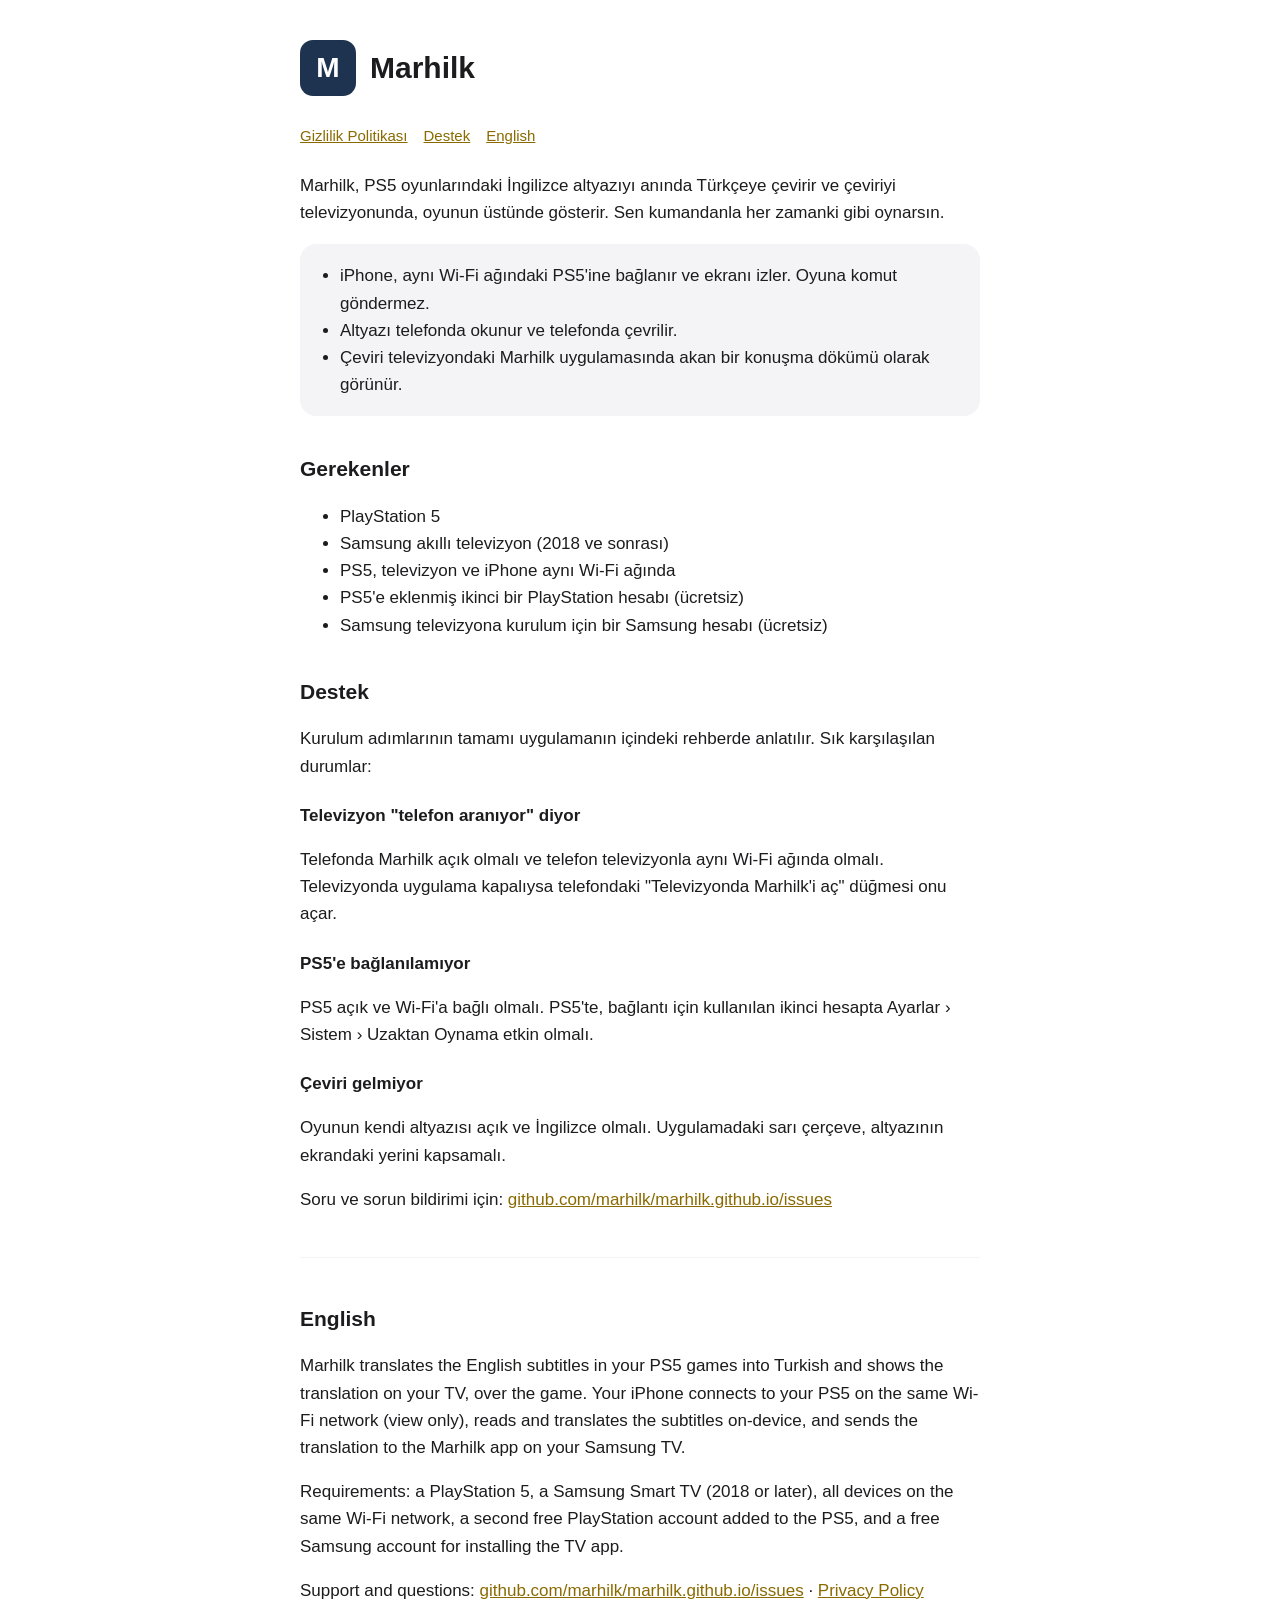
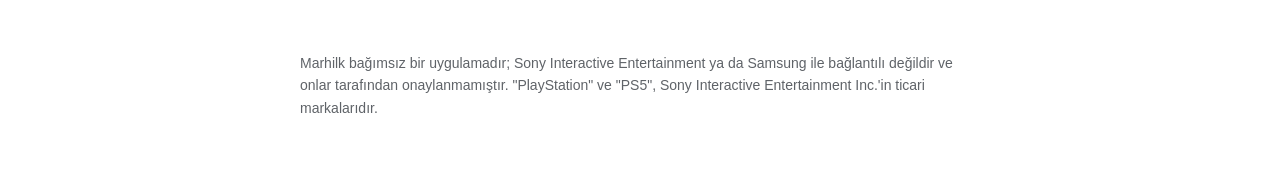
<file: index.html>
<!DOCTYPE html>
<html lang="tr">
<head>
<meta charset="utf-8">
<meta name="viewport" content="width=device-width, initial-scale=1">
<title>Marhilk — PS5 oyunlarına Türkçe altyazı</title>
<meta name="description" content="Marhilk, PS5 oyunlarındaki İngilizce altyazıyı anında Türkçeye çevirip televizyonda gösterir.">
<link rel="stylesheet" href="stil.css">
</head>
<body>
<main>
<header><div class="simge">M</div><h1>Marhilk</h1></header>
<nav><a href="gizlilik/">Gizlilik Politikası</a><a href="#destek">Destek</a><a href="#english">English</a></nav>

<p>Marhilk, PS5 oyunlarındaki İngilizce altyazıyı anında Türkçeye çevirir ve çeviriyi televizyonunda, oyunun üstünde gösterir. Sen kumandanla her zamanki gibi oynarsın.</p>

<div class="kart">
<ul>
<li>iPhone, aynı Wi-Fi ağındaki PS5'ine bağlanır ve ekranı izler. Oyuna komut göndermez.</li>
<li>Altyazı telefonda okunur ve telefonda çevrilir.</li>
<li>Çeviri televizyondaki Marhilk uygulamasında akan bir konuşma dökümü olarak görünür.</li>
</ul>
</div>

<h2>Gerekenler</h2>
<ul>
<li>PlayStation 5</li>
<li>Samsung akıllı televizyon (2018 ve sonrası)</li>
<li>PS5, televizyon ve iPhone aynı Wi-Fi ağında</li>
<li>PS5'e eklenmiş ikinci bir PlayStation hesabı (ücretsiz)</li>
<li>Samsung televizyona kurulum için bir Samsung hesabı (ücretsiz)</li>
</ul>

<h2 id="destek">Destek</h2>
<p>Kurulum adımlarının tamamı uygulamanın içindeki rehberde anlatılır. Sık karşılaşılan durumlar:</p>
<h3>Televizyon "telefon aranıyor" diyor</h3>
<p>Telefonda Marhilk açık olmalı ve telefon televizyonla aynı Wi-Fi ağında olmalı. Televizyonda uygulama kapalıysa telefondaki "Televizyonda Marhilk'i aç" düğmesi onu açar.</p>
<h3>PS5'e bağlanılamıyor</h3>
<p>PS5 açık ve Wi-Fi'a bağlı olmalı. PS5'te, bağlantı için kullanılan ikinci hesapta Ayarlar › Sistem › Uzaktan Oynama etkin olmalı.</p>
<h3>Çeviri gelmiyor</h3>
<p>Oyunun kendi altyazısı açık ve İngilizce olmalı. Uygulamadaki sarı çerçeve, altyazının ekrandaki yerini kapsamalı.</p>
<p>Soru ve sorun bildirimi için: <a href="https://github.com/marhilk/marhilk.github.io/issues">github.com/marhilk/marhilk.github.io/issues</a></p>

<hr>

<h2 id="english">English</h2>
<p>Marhilk translates the English subtitles in your PS5 games into Turkish and shows the translation on your TV, over the game. Your iPhone connects to your PS5 on the same Wi-Fi network (view only), reads and translates the subtitles on-device, and sends the translation to the Marhilk app on your Samsung TV.</p>
<p>Requirements: a PlayStation 5, a Samsung Smart TV (2018 or later), all devices on the same Wi-Fi network, a second free PlayStation account added to the PS5, and a free Samsung account for installing the TV app.</p>
<p>Support and questions: <a href="https://github.com/marhilk/marhilk.github.io/issues">github.com/marhilk/marhilk.github.io/issues</a> · <a href="gizlilik/#english">Privacy Policy</a></p>

<footer>Marhilk bağımsız bir uygulamadır; Sony Interactive Entertainment ya da Samsung ile bağlantılı değildir ve onlar tarafından onaylanmamıştır. "PlayStation" ve "PS5", Sony Interactive Entertainment Inc.'in ticari markalarıdır.</footer>
</main>
</body>
</html>
</file>
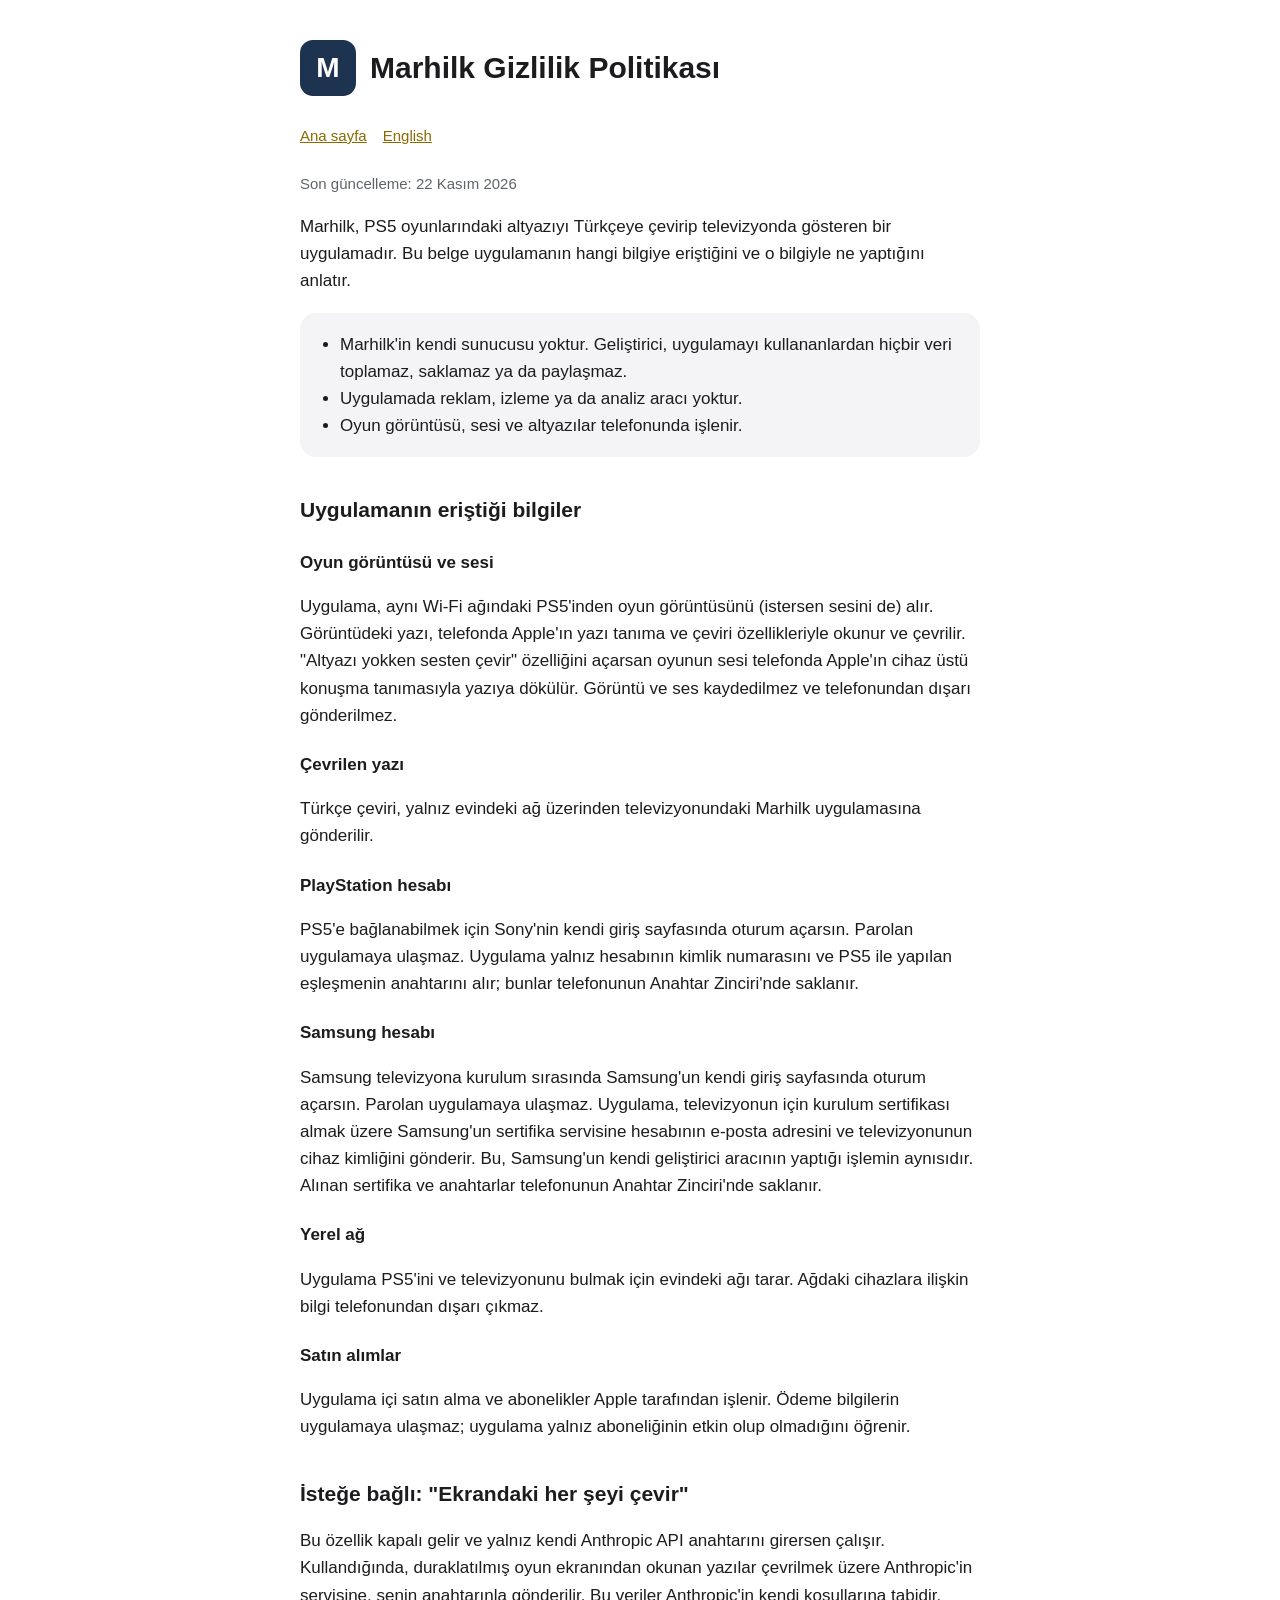
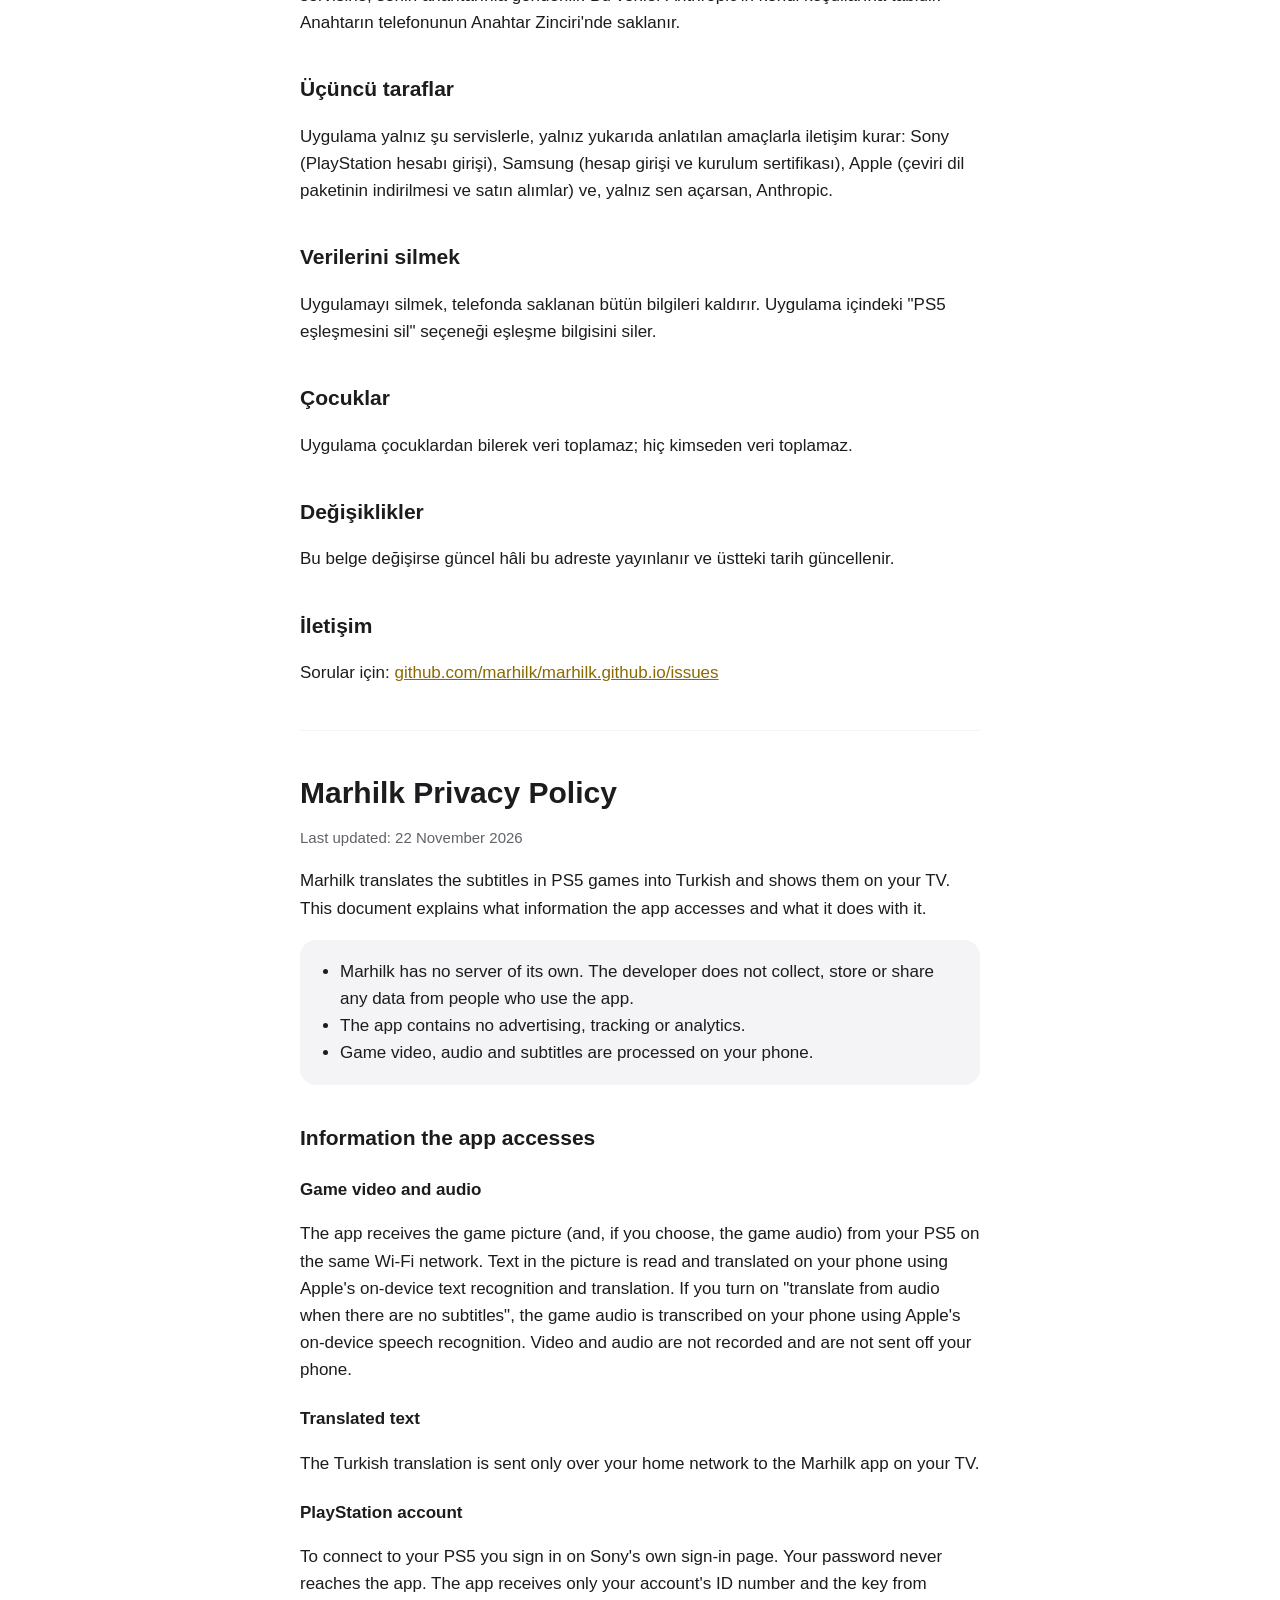
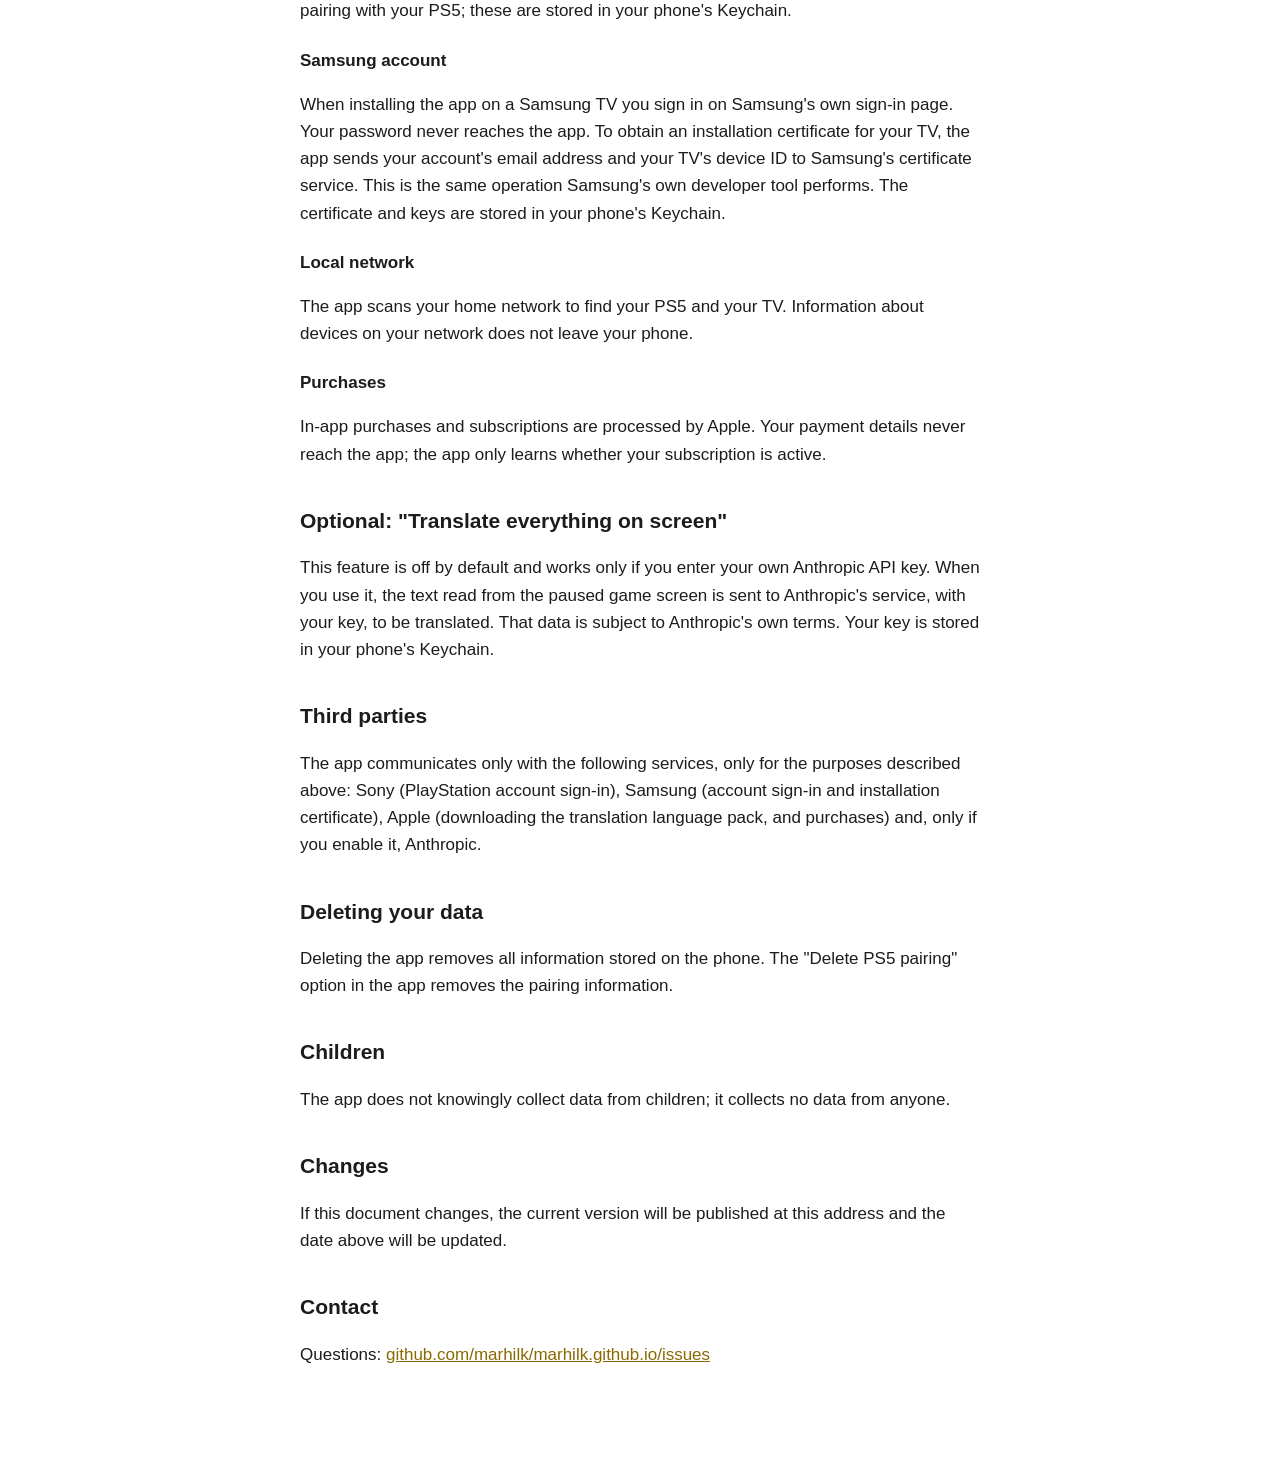
<file: gizlilik/index.html>
<!DOCTYPE html>
<html lang="tr">
<head>
<meta charset="utf-8">
<meta name="viewport" content="width=device-width, initial-scale=1">
<title>Marhilk — Gizlilik Politikası</title>
<link rel="stylesheet" href="../stil.css">
</head>
<body>
<main>
<header><div class="simge">M</div><h1>Marhilk Gizlilik Politikası</h1></header>
<nav><a href="../">Ana sayfa</a><a href="#english">English</a></nav>
<p class="ikincil">Son güncelleme: 22 Kasım 2026</p>

<p>Marhilk, PS5 oyunlarındaki altyazıyı Türkçeye çevirip televizyonda gösteren bir uygulamadır. Bu belge uygulamanın hangi bilgiye eriştiğini ve o bilgiyle ne yaptığını anlatır.</p>

<div class="kart">
<ul>
<li>Marhilk'in kendi sunucusu yoktur. Geliştirici, uygulamayı kullananlardan hiçbir veri toplamaz, saklamaz ya da paylaşmaz.</li>
<li>Uygulamada reklam, izleme ya da analiz aracı yoktur.</li>
<li>Oyun görüntüsü, sesi ve altyazılar telefonunda işlenir.</li>
</ul>
</div>

<h2>Uygulamanın eriştiği bilgiler</h2>
<h3>Oyun görüntüsü ve sesi</h3>
<p>Uygulama, aynı Wi-Fi ağındaki PS5'inden oyun görüntüsünü (istersen sesini de) alır. Görüntüdeki yazı, telefonda Apple'ın yazı tanıma ve çeviri özellikleriyle okunur ve çevrilir. "Altyazı yokken sesten çevir" özelliğini açarsan oyunun sesi telefonda Apple'ın cihaz üstü konuşma tanımasıyla yazıya dökülür. Görüntü ve ses kaydedilmez ve telefonundan dışarı gönderilmez.</p>
<h3>Çevrilen yazı</h3>
<p>Türkçe çeviri, yalnız evindeki ağ üzerinden televizyonundaki Marhilk uygulamasına gönderilir.</p>
<h3>PlayStation hesabı</h3>
<p>PS5'e bağlanabilmek için Sony'nin kendi giriş sayfasında oturum açarsın. Parolan uygulamaya ulaşmaz. Uygulama yalnız hesabının kimlik numarasını ve PS5 ile yapılan eşleşmenin anahtarını alır; bunlar telefonunun Anahtar Zinciri'nde saklanır.</p>
<h3>Samsung hesabı</h3>
<p>Samsung televizyona kurulum sırasında Samsung'un kendi giriş sayfasında oturum açarsın. Parolan uygulamaya ulaşmaz. Uygulama, televizyonun için kurulum sertifikası almak üzere Samsung'un sertifika servisine hesabının e-posta adresini ve televizyonunun cihaz kimliğini gönderir. Bu, Samsung'un kendi geliştirici aracının yaptığı işlemin aynısıdır. Alınan sertifika ve anahtarlar telefonunun Anahtar Zinciri'nde saklanır.</p>
<h3>Yerel ağ</h3>
<p>Uygulama PS5'ini ve televizyonunu bulmak için evindeki ağı tarar. Ağdaki cihazlara ilişkin bilgi telefonundan dışarı çıkmaz.</p>
<h3>Satın alımlar</h3>
<p>Uygulama içi satın alma ve abonelikler Apple tarafından işlenir. Ödeme bilgilerin uygulamaya ulaşmaz; uygulama yalnız aboneliğinin etkin olup olmadığını öğrenir.</p>

<h2>İsteğe bağlı: "Ekrandaki her şeyi çevir"</h2>
<p>Bu özellik kapalı gelir ve yalnız kendi Anthropic API anahtarını girersen çalışır. Kullandığında, duraklatılmış oyun ekranından okunan yazılar çevrilmek üzere Anthropic'in servisine, senin anahtarınla gönderilir. Bu veriler Anthropic'in kendi koşullarına tabidir. Anahtarın telefonunun Anahtar Zinciri'nde saklanır.</p>

<h2>Üçüncü taraflar</h2>
<p>Uygulama yalnız şu servislerle, yalnız yukarıda anlatılan amaçlarla iletişim kurar: Sony (PlayStation hesabı girişi), Samsung (hesap girişi ve kurulum sertifikası), Apple (çeviri dil paketinin indirilmesi ve satın alımlar) ve, yalnız sen açarsan, Anthropic.</p>

<h2>Verilerini silmek</h2>
<p>Uygulamayı silmek, telefonda saklanan bütün bilgileri kaldırır. Uygulama içindeki "PS5 eşleşmesini sil" seçeneği eşleşme bilgisini siler.</p>

<h2>Çocuklar</h2>
<p>Uygulama çocuklardan bilerek veri toplamaz; hiç kimseden veri toplamaz.</p>

<h2>Değişiklikler</h2>
<p>Bu belge değişirse güncel hâli bu adreste yayınlanır ve üstteki tarih güncellenir.</p>

<h2>İletişim</h2>
<p>Sorular için: <a href="https://github.com/marhilk/marhilk.github.io/issues">github.com/marhilk/marhilk.github.io/issues</a></p>

<hr>

<h1 id="english">Marhilk Privacy Policy</h1>
<p class="ikincil">Last updated: 22 November 2026</p>

<p>Marhilk translates the subtitles in PS5 games into Turkish and shows them on your TV. This document explains what information the app accesses and what it does with it.</p>

<div class="kart">
<ul>
<li>Marhilk has no server of its own. The developer does not collect, store or share any data from people who use the app.</li>
<li>The app contains no advertising, tracking or analytics.</li>
<li>Game video, audio and subtitles are processed on your phone.</li>
</ul>
</div>

<h2>Information the app accesses</h2>
<h3>Game video and audio</h3>
<p>The app receives the game picture (and, if you choose, the game audio) from your PS5 on the same Wi-Fi network. Text in the picture is read and translated on your phone using Apple's on-device text recognition and translation. If you turn on "translate from audio when there are no subtitles", the game audio is transcribed on your phone using Apple's on-device speech recognition. Video and audio are not recorded and are not sent off your phone.</p>
<h3>Translated text</h3>
<p>The Turkish translation is sent only over your home network to the Marhilk app on your TV.</p>
<h3>PlayStation account</h3>
<p>To connect to your PS5 you sign in on Sony's own sign-in page. Your password never reaches the app. The app receives only your account's ID number and the key from pairing with your PS5; these are stored in your phone's Keychain.</p>
<h3>Samsung account</h3>
<p>When installing the app on a Samsung TV you sign in on Samsung's own sign-in page. Your password never reaches the app. To obtain an installation certificate for your TV, the app sends your account's email address and your TV's device ID to Samsung's certificate service. This is the same operation Samsung's own developer tool performs. The certificate and keys are stored in your phone's Keychain.</p>
<h3>Local network</h3>
<p>The app scans your home network to find your PS5 and your TV. Information about devices on your network does not leave your phone.</p>
<h3>Purchases</h3>
<p>In-app purchases and subscriptions are processed by Apple. Your payment details never reach the app; the app only learns whether your subscription is active.</p>

<h2>Optional: "Translate everything on screen"</h2>
<p>This feature is off by default and works only if you enter your own Anthropic API key. When you use it, the text read from the paused game screen is sent to Anthropic's service, with your key, to be translated. That data is subject to Anthropic's own terms. Your key is stored in your phone's Keychain.</p>

<h2>Third parties</h2>
<p>The app communicates only with the following services, only for the purposes described above: Sony (PlayStation account sign-in), Samsung (account sign-in and installation certificate), Apple (downloading the translation language pack, and purchases) and, only if you enable it, Anthropic.</p>

<h2>Deleting your data</h2>
<p>Deleting the app removes all information stored on the phone. The "Delete PS5 pairing" option in the app removes the pairing information.</p>

<h2>Children</h2>
<p>The app does not knowingly collect data from children; it collects no data from anyone.</p>

<h2>Changes</h2>
<p>If this document changes, the current version will be published at this address and the date above will be updated.</p>

<h2>Contact</h2>
<p>Questions: <a href="https://github.com/marhilk/marhilk.github.io/issues">github.com/marhilk/marhilk.github.io/issues</a></p>
</main>
</body>
</html>
</file>
<file: stil.css>
:root { color-scheme: light dark; --metin: #1c1c1e; --ikincil: #5f6368; --zemin: #ffffff; --kart: #f4f4f6; --vurgu: #8a6a00; }
@media (prefers-color-scheme: dark) { :root { --metin: #f2f2f7; --ikincil: #a1a1aa; --zemin: #0f1115; --kart: #1b1e25; --vurgu: #ffd60a; } }
* { box-sizing: border-box; }
body { margin: 0; background: var(--zemin); color: var(--metin); font: 17px/1.6 -apple-system, BlinkMacSystemFont, "Segoe UI", Roboto, sans-serif; }
main { max-width: 720px; margin: 0 auto; padding: 40px 20px 72px; }
header { display: flex; align-items: center; gap: 14px; margin-bottom: 28px; }
.simge { width: 56px; height: 56px; border-radius: 13px; background: #1d3350; display: grid; place-items: center; color: #fff; font-weight: 800; font-size: 28px; }
h1 { font-size: 30px; line-height: 1.2; margin: 0; }
h2 { font-size: 21px; margin: 36px 0 8px; }
h3 { font-size: 17px; margin: 22px 0 4px; }
p, li { color: var(--metin); }
.ikincil { color: var(--ikincil); font-size: 15px; }
a { color: var(--vurgu); }
.kart { background: var(--kart); border-radius: 16px; padding: 18px 20px; margin: 18px 0; }
.kart ul { margin: 0; padding-left: 20px; }
nav { margin: 0 0 24px; font-size: 15px; }
nav a { margin-right: 16px; }
hr { border: 0; border-top: 1px solid var(--kart); margin: 44px 0; }
footer { margin-top: 48px; font-size: 14px; color: var(--ikincil); }
</file>
